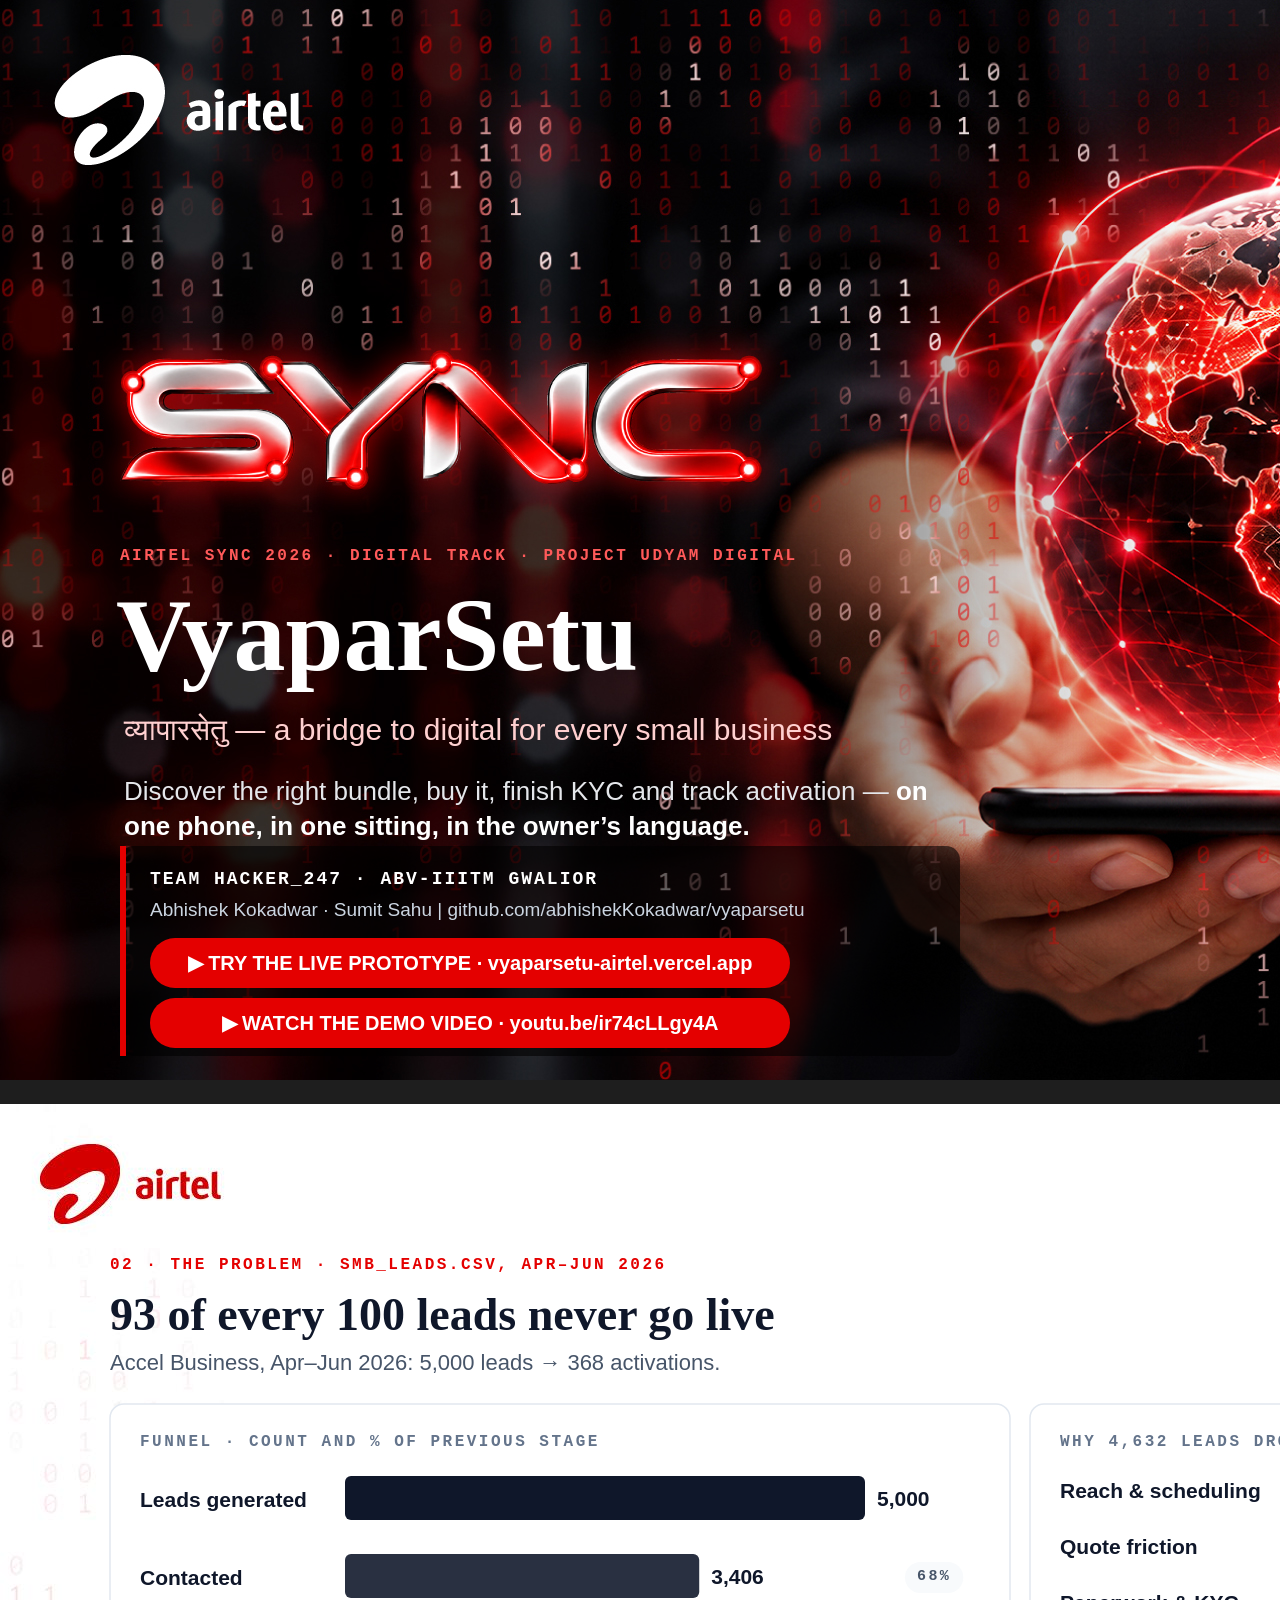
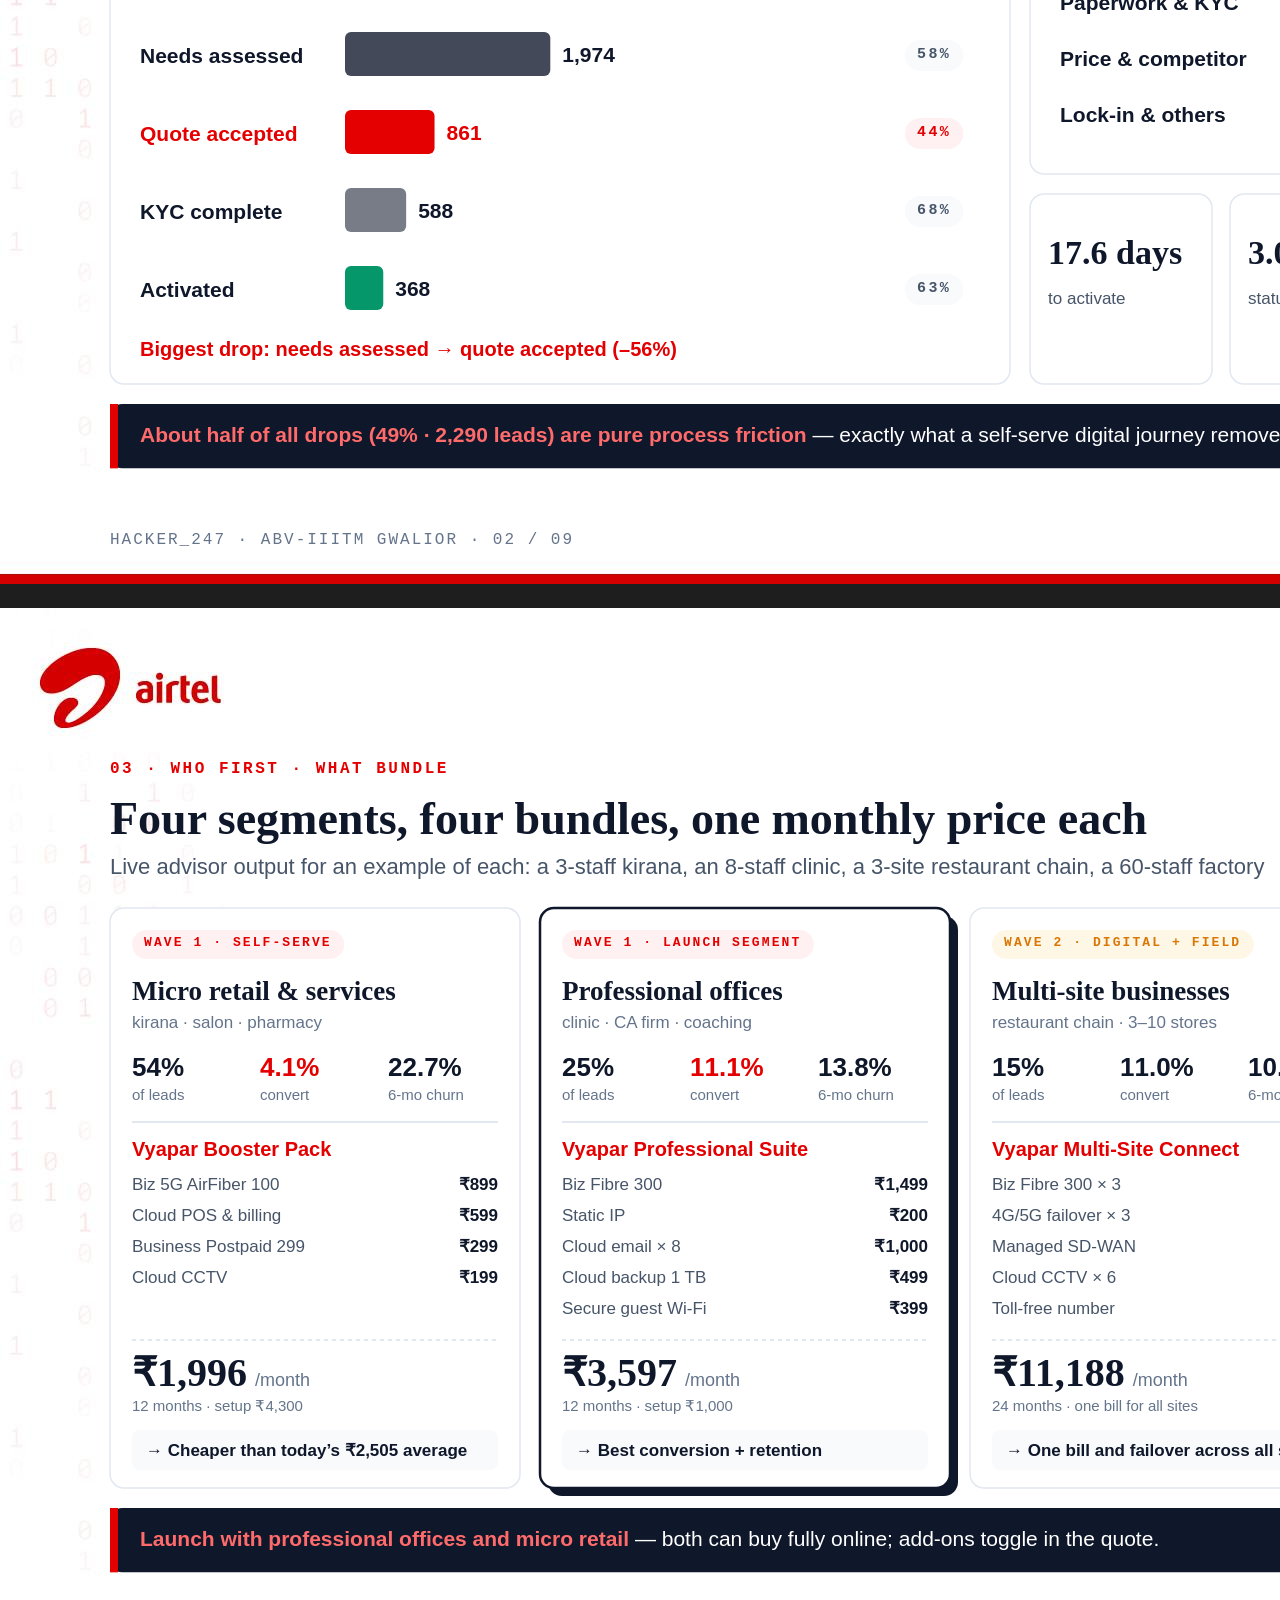
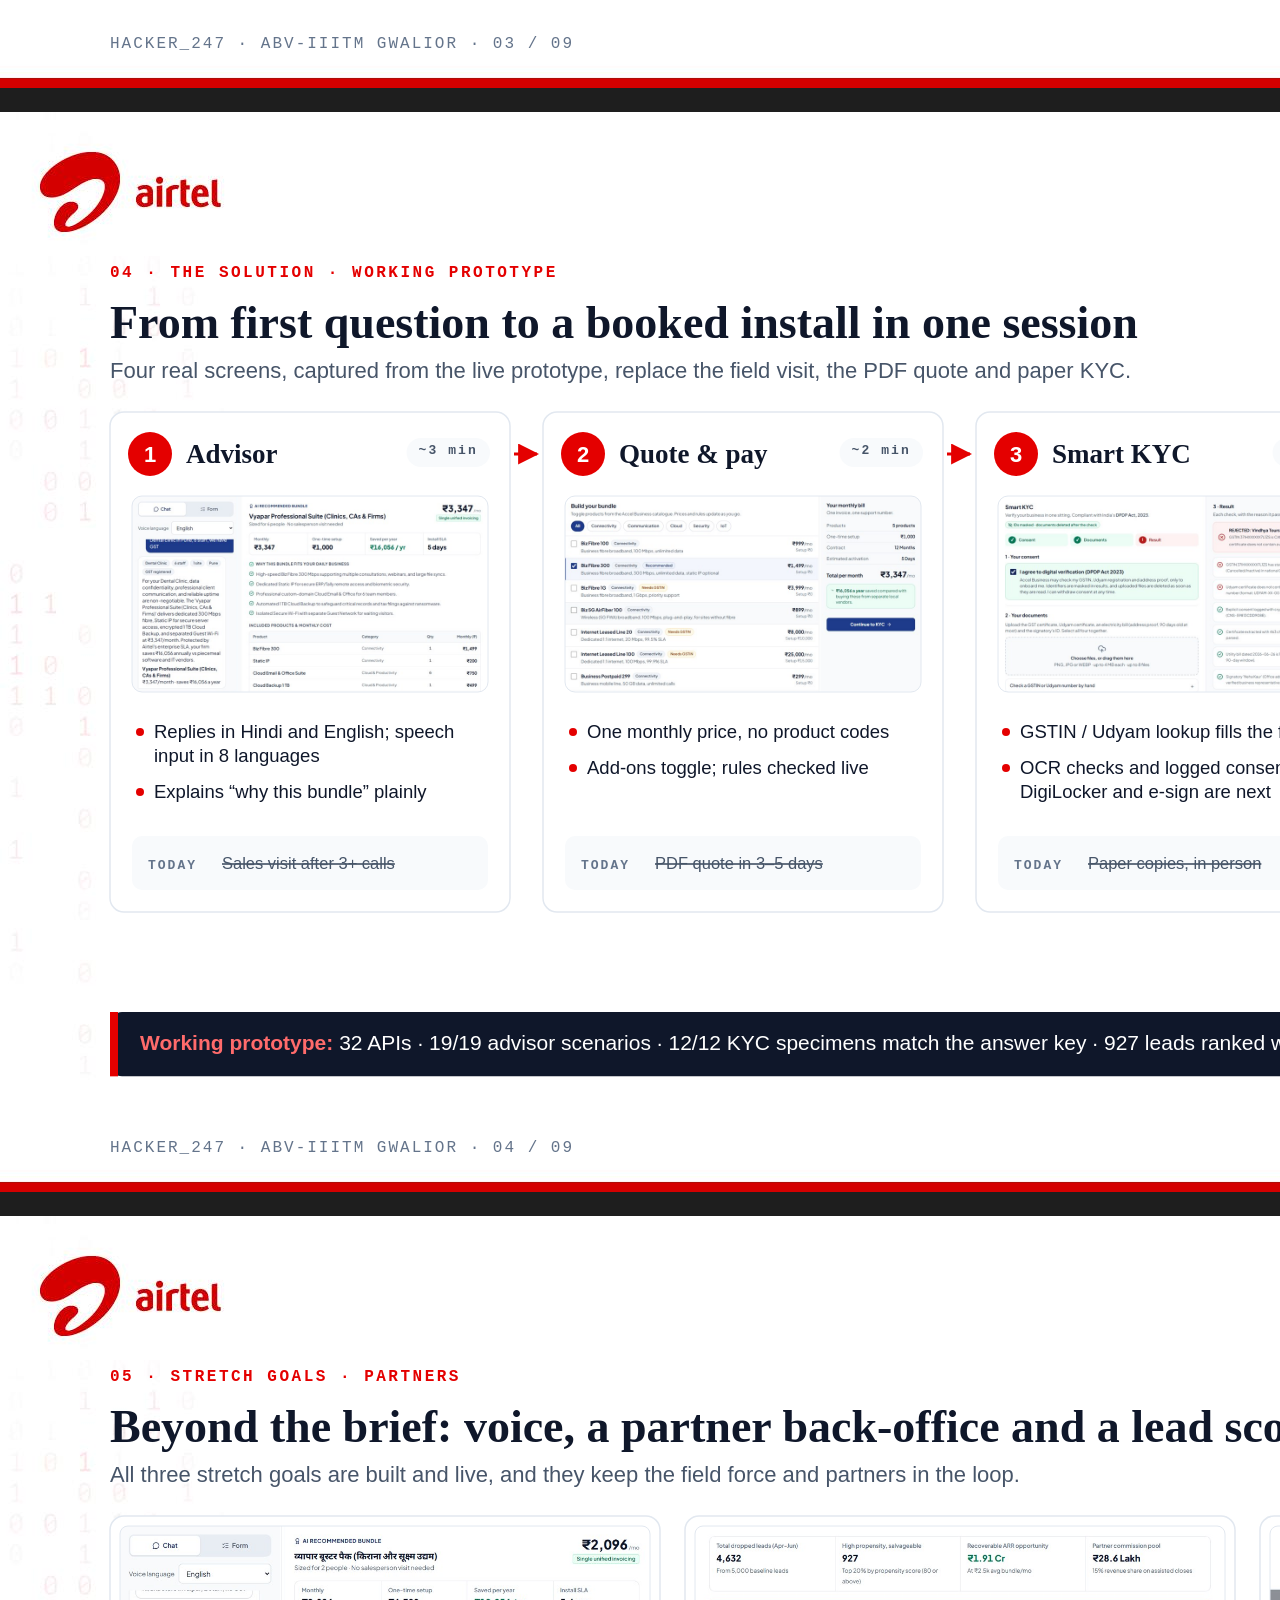
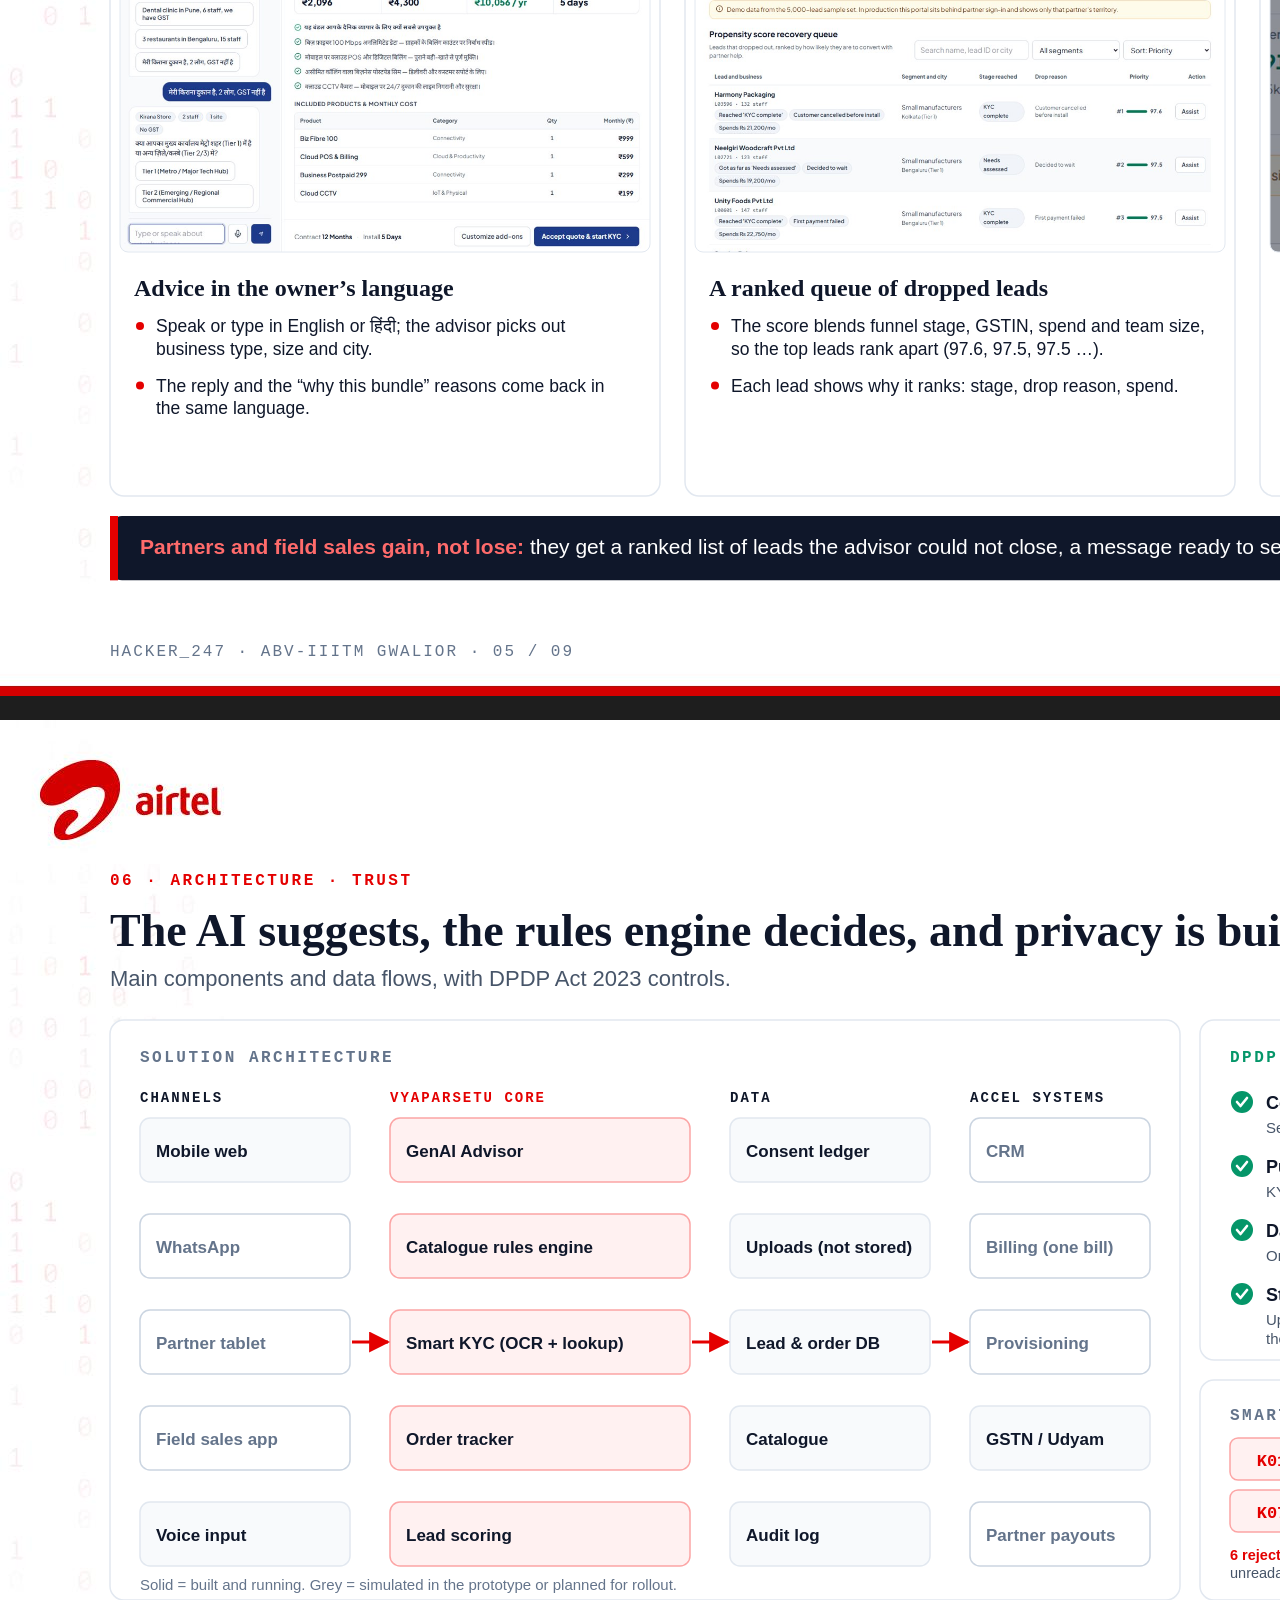
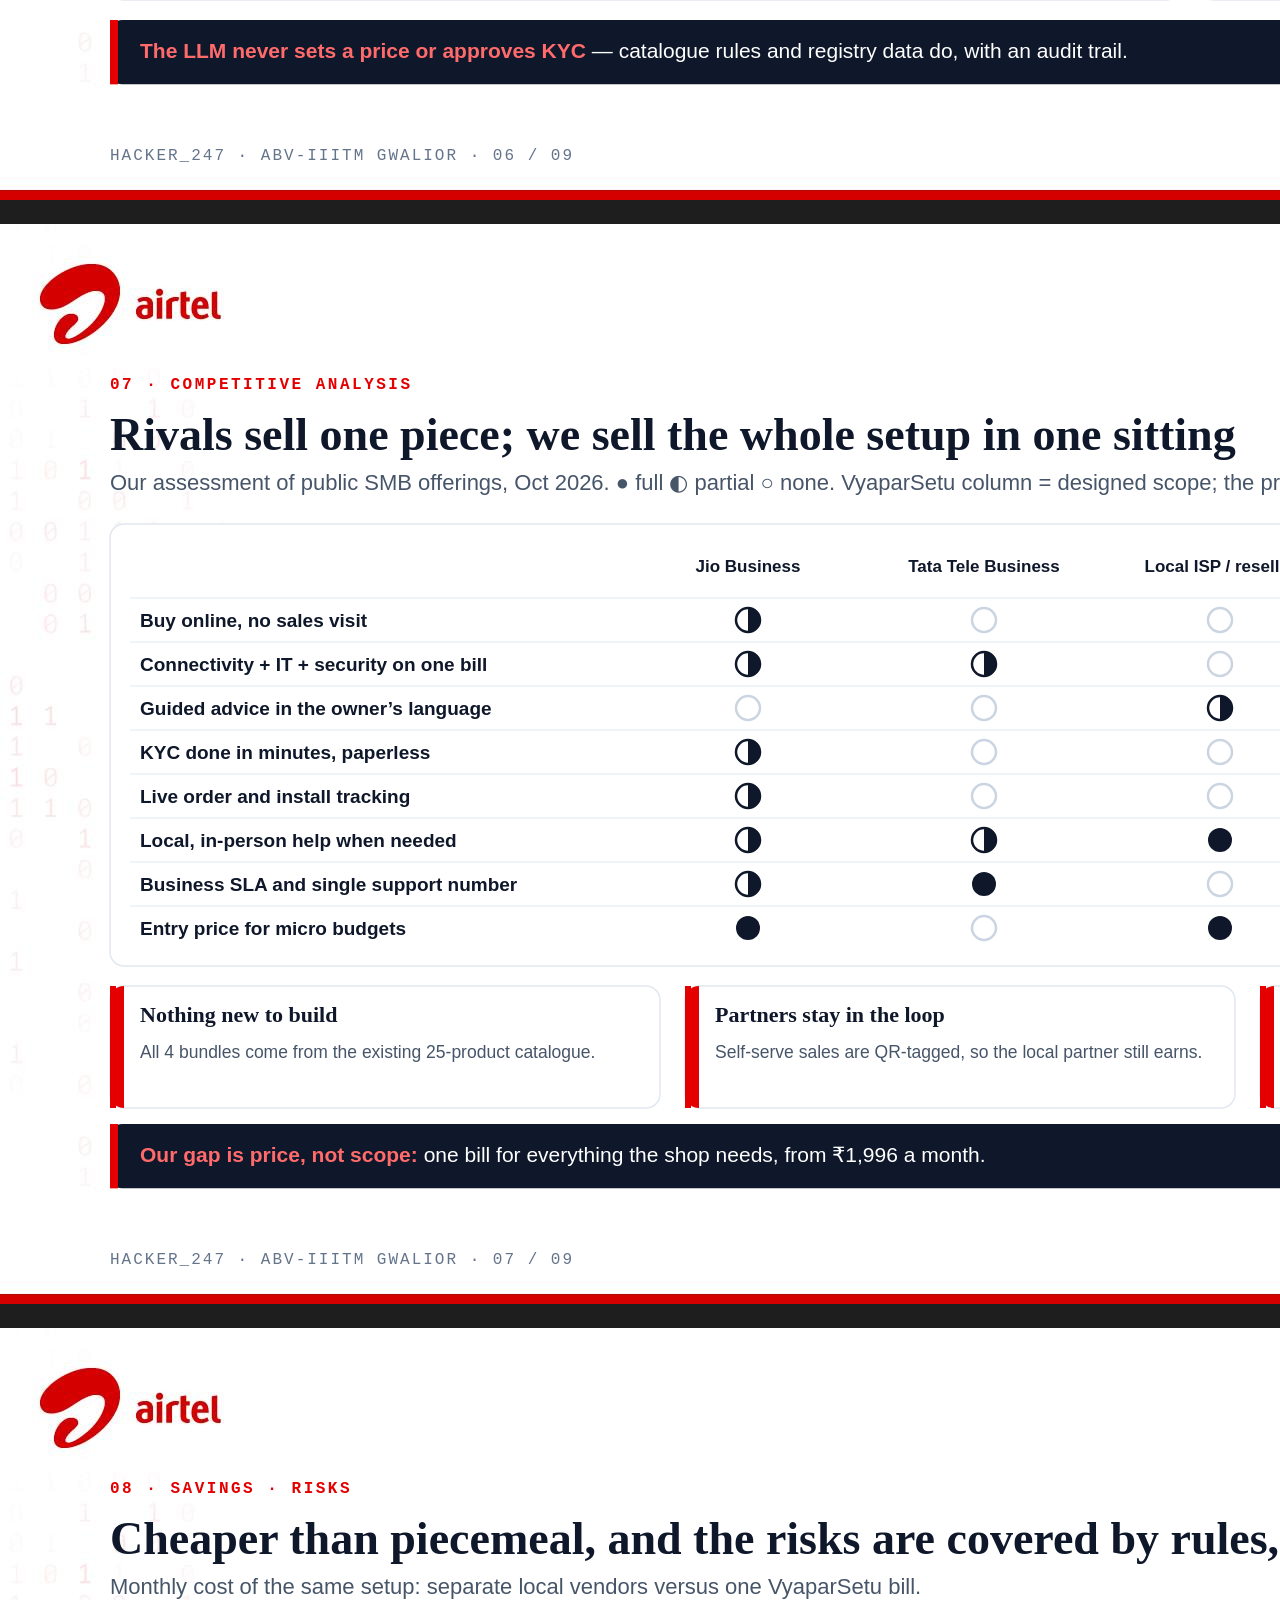
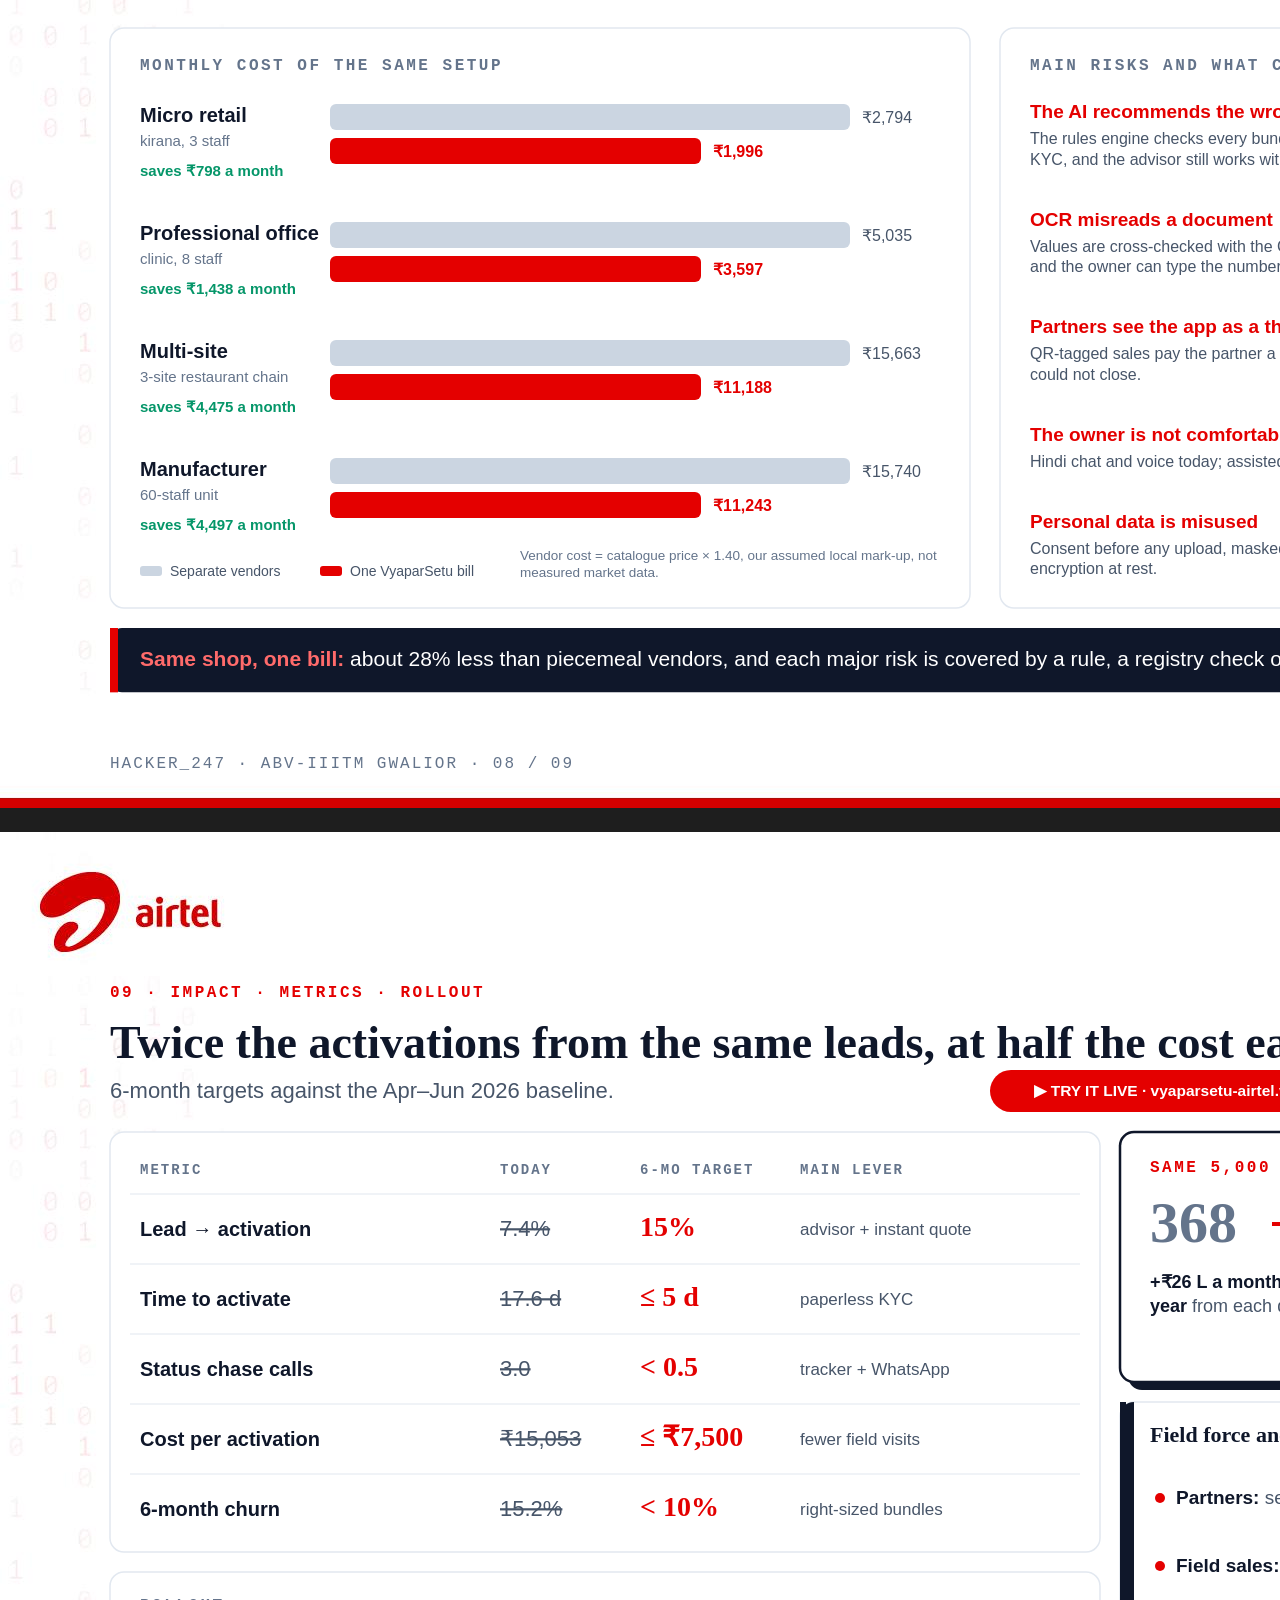
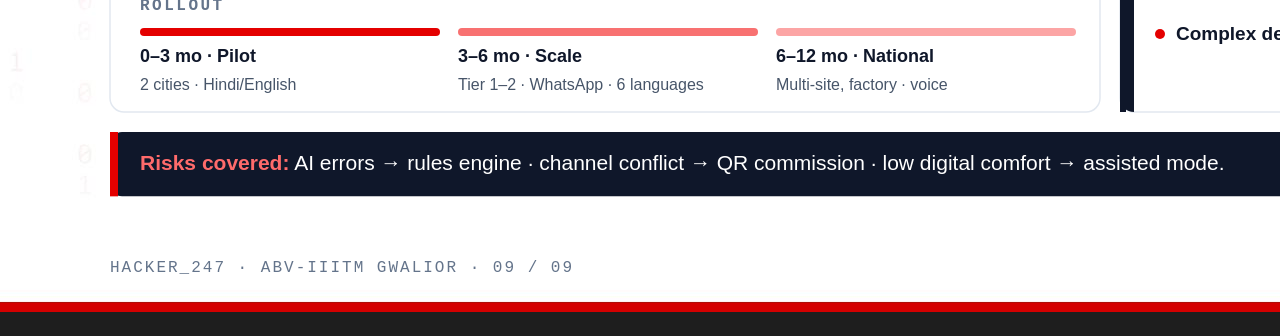
<file: deck/index.html>
<!DOCTYPE html>
<html lang="en">
<head>
<meta charset="utf-8">
<title>VyaparSetu · Hacker_247 · Airtel Sync 2026</title>
<style>
  html,body{margin:0;background:#1e1e1e}
  .slide{position:relative;width:1920px;height:1080px;margin:0 auto 24px;overflow:hidden}
  .slide img{position:absolute;inset:0;width:100%;height:100%}
  .slide svg{position:absolute;inset:0}
  html:has(body.one),body.one{background:transparent}
  body.one .slide{margin:0}
  body.bare .slide img{display:none}
</style>
</head>
<body>
<div id="deck"></div>
<script>
// ?s=N renders only slide N at 1920x1080; &bare=1 hides the template background (for PPTX overlay export)
const q = new URLSearchParams(location.search);

// ---------- design tokens ----------
const RED='#E40000', INK='#0F172A', SLATE='#475569', MUTED='#64748B', LINE='#E2E8F0',
      SOFT='#F8FAFC', REDBG='#FFF1F1', GREEN='#059669', GREENBG='#ECFDF5', AMBER='#D97706', AMBERBG='#FFF7E6';
const SERIF="Georgia, 'Nirmala UI', serif", SANS="'Segoe UI', 'Nirmala UI', sans-serif", MONO="Consolas, monospace";
// ?deck=7 builds the 7-slide Unstop submission (cover, problem, segments, journey, architecture, competition, impact); default is the 9-slide extended deck
const ORDER=q.get('deck')==='7'?[1,2,3,4,6,7,9]:[1,2,3,4,5,6,7,8,9], TOTAL=ORDER.length, num=n=>ORDER.indexOf(n)+1;

// ---------- svg helpers ----------
const esc = s => String(s).replace(/&/g,'&amp;').replace(/</g,'&lt;').replace(/>/g,'&gt;');
const ctx = document.createElement('canvas').getContext('2d');

function T(x,y,s,o={}){
  const {size=20,w=400,fill=INK,font=SANS,anchor='start',ls=0,style=''}=o;
  return `<text x="${x}" y="${y}" font-family="${font}" font-size="${size}" font-weight="${w}" fill="${fill}" text-anchor="${anchor}" letter-spacing="${ls}" ${style}>${esc(s)}</text>`;
}
// wrapped text; **bold** spans supported. returns {svg, h}
function W(x,y,width,s,o={}){
  const {size=20,w=400,fill=INK,font=SANS,lh=1.35,bfill=fill}=o;
  const toks=[]; s.split('**').forEach((part,i)=>part.split(/(\s+)/).forEach(t=>{ if(t) toks.push({t,b:i%2===1}); }));
  const lines=[[]]; let cur=0;
  for(const k of toks){
    ctx.font=`${k.b?700:w} ${size}px ${font}`; const tw=ctx.measureText(k.t).width;
    if(/^\s+$/.test(k.t)){ if(lines.at(-1).length){ lines.at(-1).push(k); cur+=tw; } continue; }
    if(cur+tw>width && lines.at(-1).length){ while(lines.at(-1).length && /^\s+$/.test(lines.at(-1).at(-1).t)) lines.at(-1).pop(); lines.push([]); cur=0; }
    lines.at(-1).push(k); cur+=tw;
  }
  const L=size*lh;
  const svg=lines.map((ln,i)=>`<text x="${x}" y="${y+i*L}" font-family="${font}" font-size="${size}" fill="${fill}" xml:space="preserve">`+
     ln.map(k=>`<tspan font-weight="${k.b?700:w}" ${k.b?`fill="${bfill}"`:''}>${esc(k.t)}</tspan>`).join('')+`</text>`).join('');
  return {svg,h:lines.length*L};
}
const R=(x,y,w,h,o={})=>{const {fill='#fff',stroke='none',r=0,sw=1.5,dash='',op=1}=o;
  return `<rect x="${x}" y="${y}" width="${w}" height="${h}" rx="${r}" fill="${fill}" stroke="${stroke}" stroke-width="${sw}" ${dash?`stroke-dasharray="${dash}"`:''} opacity="${op}"/>`;};
const C=(cx,cy,r,o={})=>{const {fill=INK,stroke='none',sw=2}=o; return `<circle cx="${cx}" cy="${cy}" r="${r}" fill="${fill}" stroke="${stroke}" stroke-width="${sw}"/>`;};
const Ln=(x1,y1,x2,y2,o={})=>{const {stroke=LINE,sw=2,dash='',marker=''}=o;
  return `<line x1="${x1}" y1="${y1}" x2="${x2}" y2="${y2}" stroke="${stroke}" stroke-width="${sw}" ${dash?`stroke-dasharray="${dash}"`:''} ${marker?`marker-end="url(#${marker})"`:''}/>`;};
const btn=(x,y,w,h,label,size=16)=>R(x,y,w,h,{fill:RED,r:h/2})+T(x+w/2,y+h/2+size*0.35,label,{size,w:700,fill:'#fff',anchor:'middle'});
// card: white panel, thin border, optional left accent / hard offset shadow (bold-card look)
function card(x,y,w,h,o={}){
  const {accent='',fill='#fff',stroke=LINE,shadow=false,r=14}=o; let s='';
  if(shadow) s+=R(x+8,y+8,w,h,{fill:INK,r});
  s+=R(x,y,w,h,{fill,stroke:shadow?INK:stroke,r,sw:shadow?2.5:1.5});
  if(accent) s+=`<path d="M${x} ${y+r} a${r} ${r} 0 0 1 ${r} -${r} h0 v${h} h0 a${r} ${r} 0 0 1 -${r} -${r}z" fill="${accent}"/>`+R(x,y,6,h,{fill:accent});
  return s;
}
const kick=(x,y,s,fill=RED)=>T(x,y,s.toUpperCase(),{font:MONO,size:16,w:700,fill,ls:2.5});
function pill(x,y,s,o={}){const {fill=REDBG,color=RED,size=15}=o; ctx.font=`700 ${size}px ${MONO}`; const w=ctx.measureText(s).width+size*0.16*s.length+24;
  return {svg:R(x,y,w,size+16,{fill,r:(size+16)/2})+T(x+12,y+size+3,s,{font:MONO,size,w:700,fill:color,ls:size*0.16}),w};}
const tick=(cx,cy,c=GREEN)=>C(cx,cy,11,{fill:c})+`<path d="M${cx-5} ${cy} l3.5 4 l6.5 -8" stroke="#fff" stroke-width="2.6" fill="none" stroke-linecap="round" stroke-linejoin="round"/>`;
const cross=(cx,cy)=>C(cx,cy,11,{fill:RED})+`<path d="M${cx-4.5} ${cy-4.5} l9 9 m0 -9 l-9 9" stroke="#fff" stroke-width="2.6" stroke-linecap="round"/>`;
const defs=`<defs><marker id="ar" viewBox="0 0 10 10" refX="9" refY="5" markerWidth="7" markerHeight="7" orient="auto"><path d="M0 0L10 5L0 10z" fill="${MUTED}"/></marker>
<marker id="arR" viewBox="0 0 10 10" refX="9" refY="5" markerWidth="7" markerHeight="7" orient="auto"><path d="M0 0L10 5L0 10z" fill="${RED}"/></marker></defs>`;

// common chrome for content slides — sits inside the template's safe area (logos top, Unstop bottom-right)
function head(n,k,title,sub){
  return kick(110,165,`${String(num(n)).padStart(2,'0')} · ${k}`)+
    T(110,226,title,{font:SERIF,size:46,w:700})+(sub?T(110,266,sub,{size:22,fill:SLATE}):'');
}
function foot(n,takeaway){
  const t=W(140,938,1640,takeaway,{size:21,fill:'#fff',bfill:'#FF6B6B'}), h=t.h+36;
  return R(110,900,1700,h,{fill:INK,r:12})+R(110,900,8,h,{fill:RED})+t.svg+
    T(110,1040,`HACKER_247 · ABV-IIITM GWALIOR  ·  ${String(num(n)).padStart(2,'0')} / ${String(TOTAL).padStart(2,'0')}`,{font:MONO,size:16,fill:MUTED,ls:2});
}

// ---------- slides ----------
const S=[];

// 1 · COVER (on template cover art)
S.push(()=>{
  let s='';
  s+=kick(120,560,'Airtel Sync 2026 · Digital Track · Project Udyam Digital','#FF5A5A');
  s+=T(116,670,'VyaparSetu',{font:SERIF,size:104,w:700,fill:'#fff'});
  s+=T(124,740,'व्यापारसेतु — a bridge to digital for every small business',{size:30,fill:'#FFD0D0'});
  s+=W(124,800,820,'Discover the right bundle, buy it, finish KYC and track activation — **on one phone, in one sitting, in the owner’s language.**',{size:26,fill:'#E5E7EB',bfill:'#fff'}).svg;
  // team strip
  s+=R(120,846,840,210,{fill:'#000',op:.6,r:14})+R(120,846,6,210,{fill:RED});
  s+=T(150,884,'TEAM HACKER_247  ·  ABV-IIITM GWALIOR',{font:MONO,size:18,w:700,fill:'#fff',ls:2});
  s+=T(150,916,'Abhishek Kokadwar  ·  Sumit Sahu   |   github.com/abhishekKokadwar/vyaparsetu',{size:19,fill:'#CBD5E1'});
  s+=btn(150,938,640,50,'▶  TRY THE LIVE PROTOTYPE  ·  vyaparsetu-airtel.vercel.app',20);
  s+=btn(150,998,640,50,'▶  WATCH THE DEMO VIDEO  ·  youtu.be/ir74cLLgy4A',20);
  return s;
});

// 2 · PROBLEM
S.push(()=>{
  let s=head(2,'The problem · smb_leads.csv, Apr–Jun 2026','93 of every 100 leads never go live','Accel Business, Apr–Jun 2026: 5,000 leads → 368 activations.');
  // funnel
  s+=card(110,300,900,580);
  s+=kick(140,342,'Funnel · count and % of previous stage',MUTED);
  const st=[['Leads generated',5000,null],['Contacted',3406,68],['Needs assessed',1974,58],['Quote accepted',861,44],['KYC complete',588,68],['Activated',368,63]];
  st.forEach(([n,c,p],i)=>{
    const y=372+i*78, bw=Math.max(14,520*c/5000), hot=i===3;
    s+=T(140,y+31,n,{size:21,w:hot?700:600,fill:hot?RED:INK});
    s+=R(345,y,bw,44,{fill:hot?RED:(i===5?GREEN:INK),r:6,op:hot||i===5?1:1-i*0.11});
    s+=T(345+bw+12,y+30,c.toLocaleString('en-IN'),{size:21,w:700,fill:hot?RED:INK});
    if(p!==null){ const pl=pill(905,y+8,`${p}%`,{fill:hot?REDBG:SOFT,color:hot?RED:SLATE}); s+=pl.svg; }
  });
  s+=T(140,852,'Biggest drop: needs assessed → quote accepted (–56%)',{size:20,w:700,fill:RED});

  // why they drop
  s+=card(1030,300,780,370);
  s+=kick(1060,342,'Why 4,632 leads dropped',MUTED)+T(1780,342,'red = fixable by self-serve (49% · 2,290 leads)',{size:15,fill:MUTED,anchor:'end'});
  const cl=[['Reach & scheduling','unreachable (805), no time for visit (531), visit not booked (296)',1632,35,1],
            ['Quote friction','quote too complex (206), quote too slow (179)',385,8,1],
            ['Paperwork & KYC','missing GST/Udyam (94), long paperwork (79), mismatches (100)',273,6,1],
            ['Price & competitor','price too high (414), competitor cheaper (207)',621,13,0],
            ['Lock-in & others','locked in (325), wrong number (319), only mobile (280), others (797)',1721,37,0]];
  cl.forEach(([n,d,c,p,fix],i)=>{
    const y=372+i*56;
    s+=T(1060,y+22,n,{size:21,w:700});
    s+=R(1440,y+6,220,22,{fill:SOFT,r:5})+R(1440,y+6,220*p/45,22,{fill:fix?RED:'#94A3B8',r:5});
    s+=T(1672,y+24,`${c.toLocaleString('en-IN')} · ${p}%`,{size:17,w:700,fill:fix?RED:SLATE});
  });

  // KPI tiles
  const k=[['17.6 days','to activate'],['3.0 calls','status chases'],['₹15,053','cost per activation'],['15.2%','6-month churn']];
  k.forEach(([v,l],i)=>{ const x=1030+i*200; s+=card(x,690,182,190); s+=T(x+18,760,v,{font:SERIF,size:34,w:700,fill:i==2?RED:INK}); s+=W(x+18,800,150,l,{size:17,fill:SLATE}).svg; });
  s+=foot(2,'**About half of all drops (49% · 2,290 leads) are pure process friction** — exactly what a self-serve digital journey removes.');
  return s;
});

// 3 · SEGMENTS & BUNDLES
S.push(()=>{
  let s=head(3,'Who first · what bundle','Four segments, four bundles, one monthly price each','Live advisor output for an example of each: a 3-staff kirana, an 8-staff clinic, a 3-site restaurant chain, a 60-staff factory');
  const seg=[
    {wave:'WAVE 1 · SELF-SERVE',wc:RED,name:'Micro retail & services',ex:'kirana · salon · pharmacy',st:[['54%','of leads'],['4.1%','convert'],['22.7%','6-mo churn']],
     b:'Vyapar Booster Pack',items:[['Biz 5G AirFiber 100',899],['Cloud POS & billing',599],['Business Postpaid 299',299],['Cloud CCTV',199]],tot:'₹1,996',term:'12 months · setup ₹4,300',
     why:'Cheaper than today’s ₹2,505 average'},
    {wave:'WAVE 1 · LAUNCH SEGMENT',wc:RED,name:'Professional offices',ex:'clinic · CA firm · coaching',st:[['25%','of leads'],['11.1%','convert'],['13.8%','6-mo churn']],
     b:'Vyapar Professional Suite',items:[['Biz Fibre 300',1499],['Static IP',200],['Cloud email × 8',1000],['Cloud backup 1 TB',499],['Secure guest Wi-Fi',399]],tot:'₹3,597',term:'12 months · setup ₹1,000',
     why:'Best conversion + retention'},
    {wave:'WAVE 2 · DIGITAL + FIELD',wc:AMBER,name:'Multi-site businesses',ex:'restaurant chain · 3–10 stores',st:[['15%','of leads'],['11.0%','convert'],['10.8%','6-mo churn']],
     b:'Vyapar Multi-Site Connect',items:[['Biz Fibre 300 × 3',4497],['4G/5G failover × 3',1497],['Managed SD-WAN',2500],['Cloud CCTV × 6',1194],['Toll-free number',1500]],tot:'₹11,188',term:'24 months · one bill for all sites',
     why:'One bill and failover across all sites'},
    {wave:'WAVE 3 · FIELD-LED',wc:SLATE,name:'Small manufacturers',ex:'auto-parts · textile unit',st:[['6%','of leads'],['12.8%','convert'],['8.1%','6-mo churn']],
     b:'Vyapar Industry Pro',items:[['Leased line 20 Mbps',8000],['Managed firewall',1999],['Machine IoT × 5',745],['Cloud backup 1 TB',499]],tot:'₹11,243',term:'24 months · 21-day line install',
     why:'Lowest churn; needs a site survey'},
  ];
  seg.forEach((g,i)=>{
    const x=110+i*430, w=410, y=300; const first=i<2;
    s+=card(x,y,w,580,{shadow:i===1});
    const p=pill(x+22,y+22,g.wave,{fill:g.wc===RED?REDBG:(g.wc===AMBER?AMBERBG:SOFT),color:g.wc,size:13}); s+=p.svg;
    s+=T(x+22,y+92,g.name,{font:SERIF,size:27,w:700});
    s+=T(x+22,y+120,g.ex,{size:17,fill:MUTED});
    g.st.forEach(([v,l],j)=>{ const sx=x+22+j*128; s+=T(sx,y+168,v,{size:26,w:700,fill:j==1&&first?RED:INK}); s+=T(sx,y+192,l,{size:15,fill:MUTED}); });
    s+=Ln(x+22,y+214,x+w-22,y+214);
    s+=T(x+22,y+248,g.b,{size:20,w:700,fill:RED});
    g.items.forEach(([n,pr],j)=>{ const yy=y+282+j*31; s+=T(x+22,yy,n,{size:17,fill:SLATE}); s+=T(x+w-22,yy,'₹'+pr.toLocaleString('en-IN'),{size:17,w:600,anchor:'end',fill:INK}); });
    s+=Ln(x+22,y+432,x+w-22,y+432,{dash:'4 4'});
    s+=T(x+22,y+478,g.tot,{font:SERIF,size:40,w:700})+T(x+30+ (ctx.font=`700 40px ${SERIF}`, ctx.measureText(g.tot).width),y+478,'/month',{size:18,fill:MUTED});
    s+=T(x+22,y+503,g.term,{size:15,fill:MUTED});
    s+=R(x+22,y+522,w-44,40,{fill:SOFT,r:8})+T(x+36,y+548,'→ '+g.why,{size:17,w:600,fill:INK});
  });
  s+=foot(3,'**Launch with professional offices and micro retail** — both can buy fully online; add-ons toggle in the quote.');
  return s;
});

// 4 · JOURNEY
S.push(()=>{
  let s=head(4,'The solution · working prototype','From first question to a booked install in one session','Four real screens, captured from the live prototype, replace the field visit, the PDF quote and paper KYC.');
  const st=[
    {n:'Advisor',t:'~3 min',was:'Sales visit after 3+ calls',b:['Replies in Hindi and English; speech input in 8 languages','Explains “why this bundle” plainly']},
    {n:'Quote & pay',t:'~2 min',was:'PDF quote in 3–5 days',b:['One monthly price, no product codes','Add-ons toggle; rules checked live']},
    {n:'Smart KYC',t:'~3 min',was:'Paper copies, in person',b:['GSTIN / Udyam lookup fills the form','OCR checks and logged consent; DigiLocker and e-sign are next']},
    {n:'Tracker',t:'2–5 days',was:'3 chase calls per customer',b:['5 milestones, technician and slot','WhatsApp updates, no chase calls']},
  ];
  s+=`<image href="assets/qr.png" x="1714" y="124" width="96" height="96"/>`;
  s+=btn(1290,124,410,42,'▶  TRY IT LIVE  ·  vyaparsetu-airtel.vercel.app',15.5);
  s+=btn(1360,174,340,42,'▶  DEMO VIDEO  ·  youtu.be/ir74cLLgy4A',15.5);
  const x0=110,w=400,g=33,y=300;
  st.forEach((p,i)=>{
    const x=x0+i*(w+g);
    s+=card(x,y,w,500);
    s+=C(x+40,y+42,22,{fill:RED})+T(x+40,y+50,i+1,{size:22,w:700,fill:'#fff',anchor:'middle'});
    s+=T(x+76,y+51,p.n,{font:SERIF,size:27,w:700});
    const pl=pill(x+w-20-((ctx.font=`700 13px ${MONO}`),ctx.measureText(p.t).width+13*0.16*p.t.length+24),y+26,p.t,{size:13,fill:SOFT,color:SLATE}); s+=pl.svg;
    if(i<3) s+=`<path d="M${x+w+4} ${y+42} h${g-10}" stroke="${RED}" stroke-width="3" marker-end="url(#arR)"/>`;
    // real screenshot from the deployed prototype
    const mx=x+22,my=y+84,mw=w-44,mh=196, shot=['shot_advisor','shot_quote','shot_kyc','shot_tracker'][i];
    s+=`<clipPath id="c4_${i}"><rect x="${mx}" y="${my}" width="${mw}" height="${mh}" rx="10"/></clipPath><image href="assets/${shot}.jpg" x="${mx}" y="${my}" width="${mw}" height="${mh}" preserveAspectRatio="xMidYMin slice" clip-path="url(#c4_${i})"/>`;
    s+=`<rect x="${mx}" y="${my}" width="${mw}" height="${mh}" rx="10" fill="none" stroke="${LINE}"/>`;
    // bullets
    let yy=y+326;
    p.b.forEach(b=>{ s+=C(x+30,yy-6,4,{fill:RED}); const t=W(x+44,yy,w-66,b,{size:18.5,fill:INK,lh:1.3}); s+=t.svg; yy+=t.h+12; });
    s+=R(x+22,y+424,w-44,54,{fill:SOFT,r:10})+T(x+38,y+457,'TODAY',{font:MONO,size:13,w:700,fill:MUTED,ls:2})+T(x+112,y+457,p.was,{size:16.5,fill:SLATE,style:'text-decoration="line-through"'});
  });
  s+=foot(4,'**Working prototype:** 32 APIs · 19/19 advisor scenarios · 12/12 KYC specimens match the answer key · 927 leads ranked with reasons · voice input · partner back-office.');
  return s;
});

// 5 · BEYOND THE BRIEF (stretch goals, real screenshots)
S.push(()=>{
  let s=head(5,'Stretch goals · partners','Beyond the brief: voice, a partner back-office and a lead score','All three stretch goals are built and live, and they keep the field force and partners in the loop.');
  const cols=[['shot_hindi','Advice in the owner’s language',['Speak or type in English or हिंदी; the advisor picks out business type, size and city.','The reply and the “why this bundle” reasons come back in the same language.']],
              ['shot_partner','A ranked queue of dropped leads',['The score blends funnel stage, GSTIN, spend and team size, so the top leads rank apart (97.6, 97.5, 97.5 …).','Each lead shows why it ranks: stage, drop reason, spend.']],
              ['shot_lead','One click to a recovery plan',['The drawer gives the fix for that drop reason and a ready WhatsApp message in English and हिंदी.','The partner sees what they earn: bounty plus 15% first-year revenue share.']]];
  cols.forEach(([f,t,bl],i)=>{
    const x=110+i*575, w=550, y=300;
    s+=card(x,y,w,580);
    s+=`<clipPath id="c5_${i}"><rect x="${x+10}" y="${y+10}" width="530" height="326" rx="8"/></clipPath><image href="assets/${f}.jpg" x="${x+10}" y="${y+10}" width="530" height="326" preserveAspectRatio="xMidYMin slice" clip-path="url(#c5_${i})"/>`;
    s+=`<rect x="${x+10}" y="${y+10}" width="530" height="326" rx="8" fill="none" stroke="${LINE}"/>`;
    s+=T(x+24,y+380,t,{font:SERIF,size:24,w:700});
    let yy=y+416;
    bl.forEach(b=>{ s+=C(x+30,yy-6,4,{fill:RED}); const q=W(x+46,yy,w-76,b,{size:17.5,fill:INK,lh:1.3}); s+=q.svg; yy+=q.h+14; });
  });
  s+=foot(5,'**Partners and field sales gain, not lose:** they get a ranked list of leads the advisor could not close, a message ready to send, and the commission shown up front.');
  return s;
});

// 6 · ARCHITECTURE + PRIVACY
S.push(()=>{
  let s=head(6,'Architecture · trust','The AI suggests, the rules engine decides, and privacy is built in','Main components and data flows, with DPDP Act 2023 controls.');
  s+=card(110,300,1070,580);
  s+=kick(140,342,'Solution architecture',MUTED);
  const planned=new Set(['WhatsApp','Partner tablet','Field sales app','CRM','Billing (one bill)','Provisioning','Partner payouts']);
  const lane=(x,w,title,items,col)=>{ let o=T(x,382,title,{font:MONO,size:14,w:700,fill:col,ls:2});
    const h=64, step=(448-h)/(items.length-1);
    items.forEach(([a],j)=>{ const y=398+j*step, soft=planned.has(a); o+=R(x,y,w,h,{fill:soft?'#fff':(col===RED?REDBG:SOFT),stroke:soft?'#CBD5E1':(col===RED?'#FCA5A5':LINE),r:10});
      o+=T(x+16,y+39,a,{size:17,w:700,fill:soft?MUTED:INK}); }); return o; };
  s+=lane(140,210,'CHANNELS',[['Mobile web','EN, हिंदी'],['WhatsApp','same flow in chat'],['Partner tablet','assisted mode, QR-tagged'],['Field sales app',''],['Voice input','']],INK);
  s+=lane(390,300,'VYAPARSETU CORE',[['GenAI Advisor','LLM for the chat; output is checked by the rules engine'],['Catalogue rules engine','25 products: city tier, size, GSTIN rules, dependencies'],['Smart KYC (OCR + lookup)',''],['Order tracker','milestones, technician dispatch, WhatsApp'],['Lead scoring','propensity score for leads to call back']],RED);
  s+=lane(730,200,'DATA',[['Consent ledger','purpose, time, version'],['Uploads (not stored)','deleted after OCR'],['Lead & order DB','PAN digits masked'],['Catalogue',''],['Audit log','']],INK);
  s+=lane(970,180,'ACCEL SYSTEMS',[['CRM','partner payouts'],['Billing (one bill)',''],['Provisioning','field workforce'],['GSTN / Udyam',''],['Partner payouts','']],INK);
  [[352,388],[692,728],[932,968]].forEach(([xa,xb])=>[622].forEach(y=>{ s+=`<path d="M${xa} ${y} H${xb}" stroke="${RED}" stroke-width="3" marker-end="url(#arR)"/>`; }));
  s+=T(140,870,'Solid = built and running.  Grey = simulated in the prototype or planned for rollout.',{size:15,fill:MUTED});

  // DPDP pillars
  s+=card(1200,300,610,340);
  s+=kick(1230,342,'DPDP Act, 2023 · built into the flow',GREEN);
  const dp=[['Consent','Separate yes/no consent before any upload, logged with time'],['Purpose limitation','KYC data used only for activation and billing, not marketing'],['Data minimisation','Only needed fields kept; PAN digits in GSTIN are masked'],['Storage limitation','Uploaded images are deleted right after reading; scheduled 30-day purge is the production step']];
  dp.forEach(([a,b],j)=>{ const y=378+j*64; s+=tick(1242,y+4); s+=T(1266,y+11,a,{size:18,w:700}); s+=W(1266,y+35,520,b,{size:15,fill:SLATE,lh:1.25}).svg; });

  // KYC result grid
  s+=card(1200,660,610,220);
  s+=kick(1230,700,'Smart KYC on the 12 specimen applicants',MUTED);
  const rej={K01:'GSTIN cancelled',K04:'GST cert unreadable',K05:'Udyam missing',K06:'bogus GSTIN',K07:'name mismatch',K11:'bill > 90 days'};
  for(let i=1;i<=12;i++){ const k='K'+String(i).padStart(2,'0'), x=1230+((i-1)%6)*94, y=718+Math.floor((i-1)/6)*52, bad=rej[k];
    s+=R(x,y,84,42,{fill:bad?REDBG:GREENBG,stroke:bad?'#FCA5A5':'#A7F3D0',r:8})+T(x+42,y+28,k,{font:MONO,size:17,w:700,fill:bad?RED:GREEN,anchor:'middle'}); }
  s+=W(1230,840,560,'**6 rejected, 6 cleared** (matches the answer key): cancelled or bogus GSTIN · unreadable cert · missing Udyam · name mismatch · old address proof',{size:14.5,fill:SLATE,bfill:RED,lh:1.25}).svg;
  s+=foot(6,'**The LLM never sets a price or approves KYC** — catalogue rules and registry data do, with an audit trail.');
  return s;
});

// 7 · COMPETITION
S.push(()=>{
  let s=head(7,'Competitive analysis','Rivals sell one piece; we sell the whole setup in one sitting','Our assessment of public SMB offerings, Oct 2026.  ● full  ◐ partial  ○ none.  VyaparSetu column = designed scope; the prototype shows the first four rows.');
  const cols=['Jio Business','Tata Tele Business','Local ISP / reseller','Single-product apps (POS, email, CCTV)','VyaparSetu (Accel)'];
  const rows=[
    ['Buy online, no sales visit',[1,0,0,2,2]],
    ['Connectivity + IT + security on one bill',[1,1,0,0,2]],
    ['Guided advice in the owner’s language',[0,0,1,0,2]],
    ['KYC done in minutes, paperless',[1,0,0,1,2]],
    ['Live order and install tracking',[1,0,0,1,2]],
    ['Local, in-person help when needed',[1,1,2,0,2]],
    ['Business SLA and single support number',[1,2,0,1,2]],
    ['Entry price for micro budgets',[2,0,2,1,1]],
  ];
  const X=110,Y=300,lw=520,cw=236,rh=44,hh=74;
  s+=card(X,Y,1700,hh+rows.length*rh+16);
  s+=R(X+lw+cw*4,Y,cw,hh+rows.length*rh+16,{fill:REDBG,stroke:RED,r:14,sw:2.5});
  cols.forEach((c,i)=>{ const cx=X+lw+cw*i+cw/2; const t=W(0,0,cw-30,c,{size:17}); const lines=Math.round(t.h/(17*1.35));
    s+=W(cx-(cw-30)/2,Y+(lines>1?36:48),cw-30,c,{size:17,w:700,fill:i===4?RED:INK}).svg.replace(/<text /g,`<text text-anchor="middle" `).replace(/x="[\d.]+"/g,`x="${cx}"`); });
  const dot=(cx,cy,v)=> v===2?C(cx,cy,12,{fill:INK}) : v===1? C(cx,cy,12,{fill:'#fff',stroke:INK,sw:2.5})+`<path d="M${cx} ${cy-12} a12 12 0 0 1 0 24z" fill="${INK}"/>` : C(cx,cy,12,{fill:'#fff',stroke:'#CBD5E1',sw:2.5});
  rows.forEach(([n,v],j)=>{ const y=Y+hh+j*rh;
    s+=Ln(X+20,y,X+1680,y,{stroke:LINE,sw:1.2});
    s+=T(X+30,y+29,n,{size:19,w:600});
    v.forEach((d,i)=>{ const cx=X+lw+cw*i+cw/2; s+= i===4 ? (d===2?C(cx,y+22,12,{fill:RED}):C(cx,y+22,12,{fill:'#fff',stroke:RED,sw:2.5})+`<path d="M${cx} ${y+10} a12 12 0 0 1 0 24z" fill="${RED}"/>`) : dot(cx,y+22,d); });
  });
  // right to win
  const rw=[['Nothing new to build','All 4 bundles come from the existing 25-product catalogue.'],
            ['Partners stay in the loop','Self-serve sales are QR-tagged, so the local partner still earns.'],
            ['Trust from verified data','GSTIN leads activate ~5× more; we verify them in seconds.']];
  rw.forEach(([a,b],i)=>{ const x=110+i*575; s+=card(x,762,550,122,{accent:RED}); s+=T(x+30,798,a,{font:SERIF,size:22,w:700}); s+=W(x+30,834,500,b,{size:17.5,fill:SLATE,lh:1.3}).svg; });
  s+=foot(7,'**Our gap is price, not scope:** one bill for everything the shop needs, from ₹1,996 a month.');
  return s;
});

// 8 · SAVINGS & RISKS
S.push(()=>{
  let s=head(8,'Savings · risks','Cheaper than piecemeal, and the risks are covered by rules, not by the AI','Monthly cost of the same setup: separate local vendors versus one VyaparSetu bill.');
  // savings card
  s+=card(110,300,860,580);
  s+=kick(140,342,'Monthly cost of the same setup',MUTED);
  const rows=[['Micro retail','kirana, 3 staff',2794,1996,798],['Professional office','clinic, 8 staff',5035,3597,1438],['Multi-site','3-site restaurant chain',15663,11188,4475],['Manufacturer','60-staff unit',15740,11243,4497]];
  rows.forEach(([n,sub,v,o,sv],i)=>{
    const y=372+i*118, full=520, w2=Math.round(full*o/v);
    s+=T(140,y+22,n,{size:20,w:700})+T(140,y+46,sub,{size:15,fill:MUTED});
    s+=R(330,y+4,full,26,{fill:'#CBD5E1',r:6})+T(330+full+12,y+23,'₹'+v.toLocaleString('en-IN'),{size:16,fill:SLATE});
    s+=R(330,y+38,w2,26,{fill:RED,r:6})+T(330+w2+12,y+57,'₹'+o.toLocaleString('en-IN'),{size:16,w:700,fill:RED});
    s+=T(140,y+76,'saves ₹'+sv.toLocaleString('en-IN')+' a month',{size:15,w:700,fill:GREEN});
  });
  s+=R(140,838,22,10,{fill:'#CBD5E1',r:3})+T(170,848,'Separate vendors',{size:14,fill:SLATE})+R(320,838,22,10,{fill:RED,r:3})+T(350,848,'One VyaparSetu bill',{size:14,fill:SLATE});
  s+=W(520,832,430,'Vendor cost = catalogue price × 1.40, our assumed local mark-up, not measured market data.',{size:13.5,fill:MUTED,lh:1.25}).svg;
  // risks card
  s+=card(1000,300,810,580);
  s+=kick(1030,342,'Main risks and what covers them',MUTED);
  const rk=[['The AI recommends the wrong thing','The rules engine checks every bundle against catalogue limits. The LLM never sets a price or approves KYC, and the advisor still works with the LLM switched off.'],
            ['OCR misreads a document','Values are cross-checked with the GSTIN and Udyam registries. A failure rejects with the exact reason, and the owner can type the number by hand.'],
            ['Partners see the app as a threat','QR-tagged sales pay the partner a 15% first-year revenue share, and the queue hands them the leads we could not close.'],
            ['The owner is not comfortable with digital','Hindi chat and voice today; assisted mode on a partner tablet is the planned next step.'],
            ['Personal data is misused','Consent before any upload, masked IDs, uploads deleted after reading. Production adds OTP login and encryption at rest.']];
  let yy=372;
  rk.forEach(([a,b])=>{ s+=T(1030,yy+18,a,{size:19,w:700,fill:RED}); const q=W(1030,yy+44,750,b,{size:16,fill:SLATE,lh:1.3}); s+=q.svg; yy+=q.h+66; });
  s+=foot(8,'**Same shop, one bill:** about 28% less than piecemeal vendors, and each major risk is covered by a rule, a registry check or a partner incentive.');
  return s;
});

// 9 · IMPACT
S.push(()=>{
  let s=head(9,'Impact · metrics · rollout','Twice the activations from the same leads, at half the cost each','6-month targets against the Apr–Jun 2026 baseline.');
  s+=btn(990,238,410,42,'▶  TRY IT LIVE  ·  vyaparsetu-airtel.vercel.app',15.5);
  s+=btn(1410,238,400,42,'▶  DEMO VIDEO  ·  youtu.be/ir74cLLgy4A',15.5);
  // KPI table
  s+=card(110,300,990,420);
  const hd=['Metric','Today','6-mo target','Main lever'], cx=[140,500,640,800];
  hd.forEach((h,i)=>s+=T(cx[i],342,h.toUpperCase(),{font:MONO,size:14,w:700,fill:MUTED,ls:2}));
  const km=[['Lead → activation','7.4%','15%','advisor + instant quote'],
            ['Time to activate','17.6 d','≤ 5 d','paperless KYC'],
            ['Status chase calls','3.0','< 0.5','tracker + WhatsApp'],
            ['Cost per activation','₹15,053','≤ ₹7,500','fewer field visits'],
            ['6-month churn','15.2%','< 10%','right-sized bundles']];
  km.forEach(([m,a,b,l],j)=>{ const y=362+j*70;
    s+=Ln(130,y,1080,y,{stroke:LINE,sw:1.2});
    s+=T(140,y+42,m,{size:20,w:700});
    s+=T(500,y+42,a,{size:22,fill:SLATE,style:'text-decoration="line-through"'});
    s+=T(640,y+42,b,{font:SERIF,size:28,w:700,fill:RED});
    s+=T(800,y+41,l,{size:17,fill:SLATE}); });

  // business math hero
  s+=card(1120,300,690,250,{shadow:true});
  s+=kick(1150,340,'Same 5,000 leads a quarter',RED);
  s+=T(1150,410,'368',{font:SERIF,size:58,w:700,fill:MUTED})+`<path d="M1272 392 h60" stroke="${RED}" stroke-width="4" marker-end="url(#arR)"/>`+T(1350,410,'750',{font:SERIF,size:58,w:700,fill:INK})+T(1470,410,'activations',{size:22,fill:SLATE});
  s+=W(1150,456,640,'**+₹26 L a month** in new revenue (382 × ₹6,900 median bundle) ≈ **₹3.2 Cr a year** from each quarter’s leads.',{size:18,fill:SLATE,bfill:INK,lh:1.35}).svg;

  // field force & partners
  s+=card(1120,570,690,310,{accent:INK});
  s+=T(1150,610,'Field force and partners: they gain, not lose',{font:SERIF,size:22,w:700});
  [['Partners','sell in assisted mode, earn on QR-tagged sales'],
   ['Field sales','call a ranked list of unclosed leads'],
   ['Complex deals','multi-site and factory stay field-led']].forEach(([a,b],j)=>{
    const y=672+j*68; s+=C(1160,y-6,5,{fill:RED}); s+=W(1176,y,610,`**${a}:** ${b}`,{size:19,fill:SLATE,bfill:INK,lh:1.3}).svg; });

  // rollout
  s+=card(110,740,990,140);
  s+=kick(140,778,'Rollout',MUTED);
  const ph=[['0–3 mo · Pilot','2 cities · Hindi/English'],['3–6 mo · Scale','Tier 1–2 · WhatsApp · 6 languages'],['6–12 mo · National','Multi-site, factory · voice']];
  ph.forEach(([a,b],i)=>{ const x=140+i*318; s+=R(x,796,300,8,{fill:i===0?RED:(i===1?'#F87171':'#FCA5A5'),r:4}); s+=T(x,830,a,{size:18,w:700}); s+=T(x,858,b,{size:16,fill:SLATE}); });
  s+=foot(9,'**Risks covered:** AI errors → rules engine · channel conflict → QR commission · low digital comfort → assisted mode.');
  return s;
});

// ---------- render ----------
const only=+q.get('s')||0, bare=q.has('bare');
if(only) document.body.classList.add('one'); if(bare) document.body.classList.add('bare');
document.getElementById('deck').innerHTML=ORDER.map((k,i)=>{
  if(only && i+1!==only) return '';
  return `<div class="slide"><img src="assets/tpl${i===0?1:2}.jpg"><svg viewBox="0 0 1920 1080" width="1920" height="1080" xmlns="http://www.w3.org/2000/svg">${defs}${S[k-1]()}</svg></div>`;
}).join('');
</script>
</body>
</html>
</file>
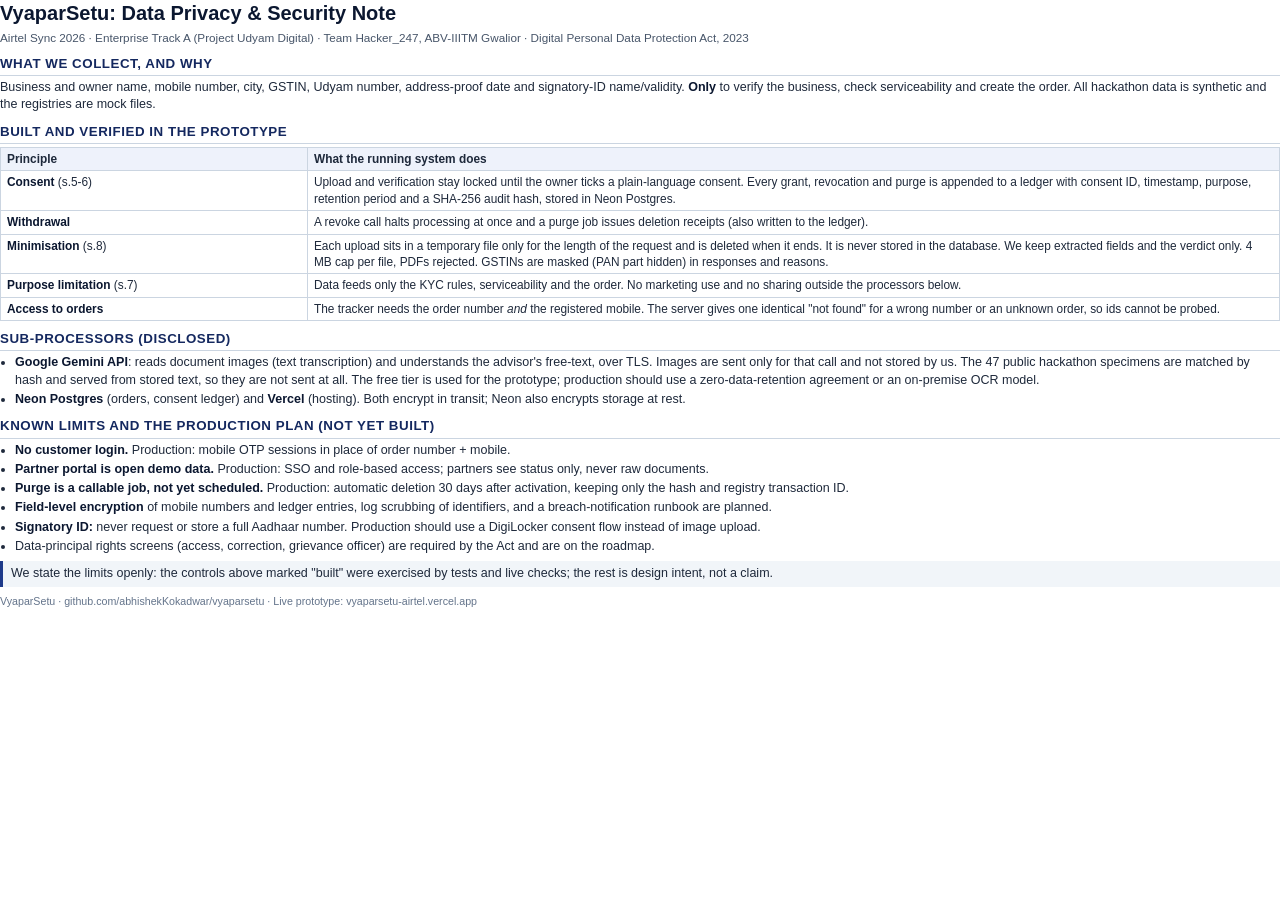
<file: deck/privacy_note.html>
<!doctype html>
<html lang="en"><head><meta charset="utf-8"><title>VyaparSetu - Data Privacy and Security Note</title>
<style>
@page { size: A4; margin: 13mm 15mm; }
* { box-sizing: border-box; }
body { font-family: "Segoe UI", Arial, sans-serif; font-size: 9.4pt; line-height: 1.38; color: #1e293b; margin: 0; }
h1 { font-size: 15pt; margin: 0; color: #0b1730; }
.sub { color: #475569; font-size: 8.8pt; margin: 2px 0 8px; }
h2 { font-size: 10pt; margin: 9px 0 3px; color: #14285f; text-transform: uppercase; letter-spacing: .04em; border-bottom: 1px solid #cbd5e1; padding-bottom: 2px; }
ul { margin: 2px 0; padding-left: 15px; }
li { margin: 2px 0; }
b { color: #0b1730; }
.note { background: #f1f5f9; border-left: 3px solid #1e3a8a; padding: 4px 8px; margin: 6px 0; }
table { width: 100%; border-collapse: collapse; margin-top: 3px; }
td, th { border: 1px solid #cbd5e1; padding: 3px 6px; vertical-align: top; text-align: left; font-size: 8.9pt; }
th { background: #eef2fb; }
.foot { margin-top: 7px; color: #64748b; font-size: 8pt; }
</style></head><body>
<h1>VyaparSetu: Data Privacy &amp; Security Note</h1>
<div class="sub">Airtel Sync 2026 · Enterprise Track A (Project Udyam Digital) · Team Hacker_247, ABV-IIITM Gwalior · Digital Personal Data Protection Act, 2023</div>

<h2>What we collect, and why</h2>
<p style="margin:2px 0">Business and owner name, mobile number, city, GSTIN, Udyam number, address-proof date and signatory-ID name/validity. <b>Only</b> to verify the business, check serviceability and create the order. All hackathon data is synthetic and the registries are mock files.</p>

<h2>Built and verified in the prototype</h2>
<table>
<tr><th style="width:24%">Principle</th><th>What the running system does</th></tr>
<tr><td><b>Consent</b> (s.5-6)</td><td>Upload and verification stay locked until the owner ticks a plain-language consent. Every grant, revocation and purge is appended to a ledger with consent ID, timestamp, purpose, retention period and a SHA-256 audit hash, stored in Neon Postgres.</td></tr>
<tr><td><b>Withdrawal</b></td><td>A revoke call halts processing at once and a purge job issues deletion receipts (also written to the ledger).</td></tr>
<tr><td><b>Minimisation</b> (s.8)</td><td>Each upload sits in a temporary file only for the length of the request and is deleted when it ends. It is never stored in the database. We keep extracted fields and the verdict only. 4 MB cap per file, PDFs rejected. GSTINs are masked (PAN part hidden) in responses and reasons.</td></tr>
<tr><td><b>Purpose limitation</b> (s.7)</td><td>Data feeds only the KYC rules, serviceability and the order. No marketing use and no sharing outside the processors below.</td></tr>
<tr><td><b>Access to orders</b></td><td>The tracker needs the order number <i>and</i> the registered mobile. The server gives one identical "not found" for a wrong number or an unknown order, so ids cannot be probed.</td></tr>
</table>

<h2>Sub-processors (disclosed)</h2>
<ul>
<li><b>Google Gemini API</b>: reads document images (text transcription) and understands the advisor's free-text, over TLS. Images are sent only for that call and not stored by us. The 47 public hackathon specimens are matched by hash and served from stored text, so they are not sent at all. The free tier is used for the prototype; production should use a zero-data-retention agreement or an on-premise OCR model.</li>
<li><b>Neon Postgres</b> (orders, consent ledger) and <b>Vercel</b> (hosting). Both encrypt in transit; Neon also encrypts storage at rest.</li>
</ul>

<h2>Known limits and the production plan (not yet built)</h2>
<ul>
<li><b>No customer login.</b> Production: mobile OTP sessions in place of order number + mobile.</li>
<li><b>Partner portal is open demo data.</b> Production: SSO and role-based access; partners see status only, never raw documents.</li>
<li><b>Purge is a callable job, not yet scheduled.</b> Production: automatic deletion 30 days after activation, keeping only the hash and registry transaction ID.</li>
<li><b>Field-level encryption</b> of mobile numbers and ledger entries, log scrubbing of identifiers, and a breach-notification runbook are planned.</li>
<li><b>Signatory ID:</b> never request or store a full Aadhaar number. Production should use a DigiLocker consent flow instead of image upload.</li>
<li>Data-principal rights screens (access, correction, grievance officer) are required by the Act and are on the roadmap.</li>
</ul>
<div class="note">We state the limits openly: the controls above marked "built" were exercised by tests and live checks; the rest is design intent, not a claim.</div>
<div class="foot">VyaparSetu · github.com/abhishekKokadwar/vyaparsetu · Live prototype: vyaparsetu-airtel.vercel.app</div>
</body></html>
</file>
